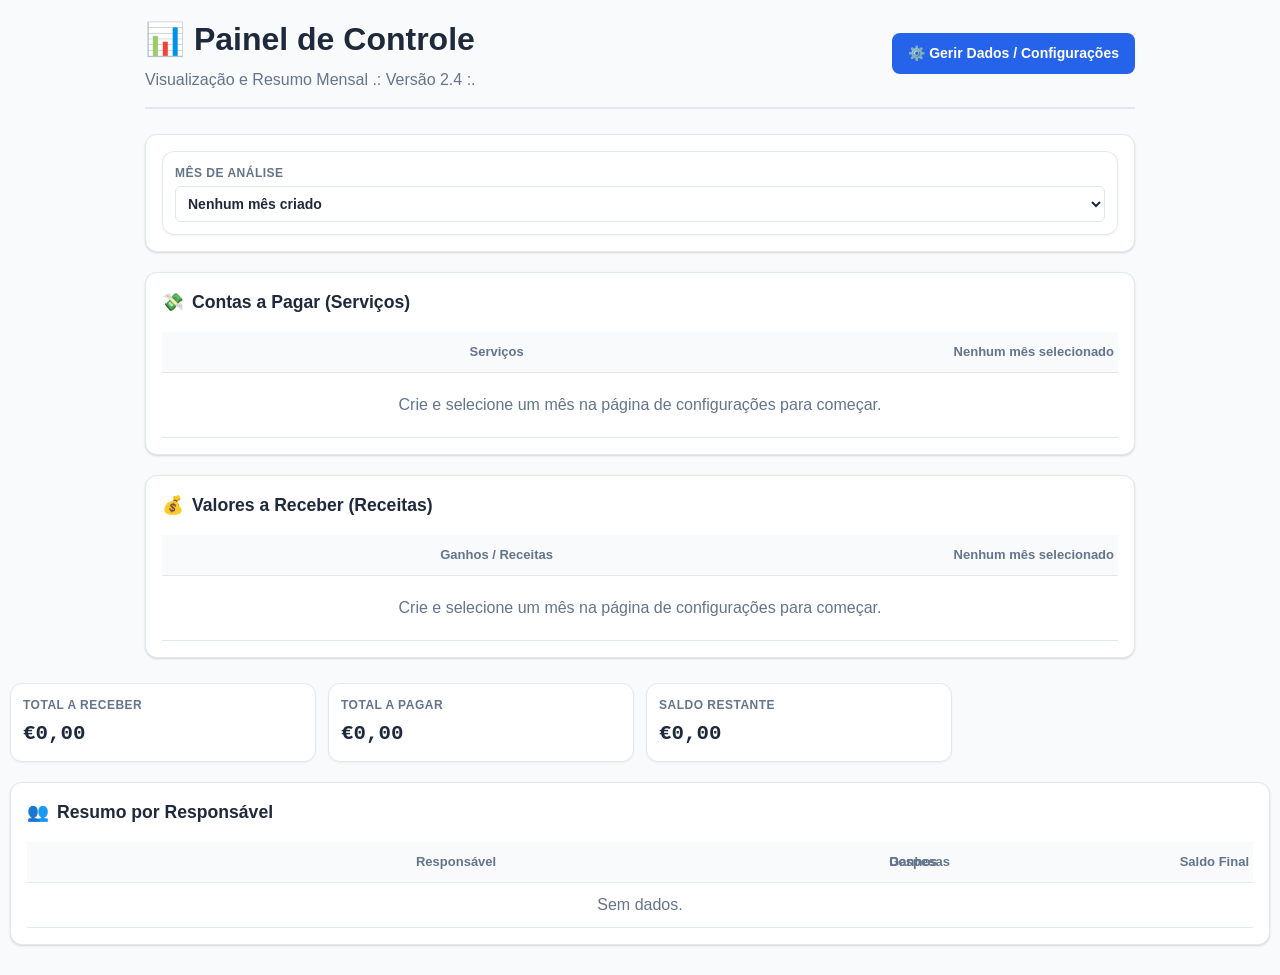
<file: index.html>
<!DOCTYPE html>
<html lang="pt-PT">
<head>
    <meta charset="UTF-8">
    <meta name="viewport" content="width=device-width, initial-scale=1.0">
    <title>Gestão Financeira</title>
    <link rel="stylesheet" href="style.css">
</head>
<body>

    <div class="container">
        <header style="display: flex; justify-content: space-between; align-items: center; margin-bottom: 25px; padding-bottom: 15px; border-bottom: 2px solid var(--border-color);">
            <div>
                <h1 style="margin: 0;">📊 Painel de Controle</h1>
                <p style="margin: 5px 0 0 0; color: #64748b;">Visualização e Resumo Mensal .: Versão 2.4 :.</p>
            </div>
            <a href="config.html" class="btn" style="background-color: var(--primary-color); text-decoration: none; display: inline-flex; align-items: center; gap: 8px;">
                ⚙️ Gerir Dados / Configurações
            </a>
        </header>
        <section class="card">
            <div class="dash-box">
                <h3>Mês de Análise</h3>
                <select id="dashboard-month-select" onchange="updateDashboard()" style="width: 100%; padding: 8px; border-radius: 6px; border: 1px solid var(--border-color); font-weight: bold;"></select>
            </div>
        </section>
 
        <section class="card">
            <div class="card-header">
                <h2><span class="icon">💸</span> Contas a Pagar (Serviços)</h2>
            </div>
            <div class="table-container">
                <table id="expenses-table">
                    <thead></thead>
                    <tbody></tbody>
                    <tfoot></tfoot>
                </table>
            </div>
        </section>

        <section class="card">
            <div class="card-header">
                <h2><span class="icon">💰</span> Valores a Receber (Receitas)</h2>
            </div>
            <div class="table-container">
                <table id="incomes-table">
                    <thead></thead>
                    <tbody></tbody>
                    <tfoot></tfoot>
                </table>
            </div>
        </section>
    </div>

       <section class="dashboard">

            <div class="dash-box">
                <h3>Total a Receber</h3>
                <div class="value total-income" id="dash-total-income">€0,00</div>
            </div>
            <div class="dash-box">
                <h3>Total a Pagar</h3>
                <div class="value total-expense" id="dash-total-expense">€0,00</div>
            </div>
            <div class="dash-box balance-box" id="dash-balance-box">
                <h3>Saldo Restante</h3>
                <div class="value" id="dash-balance-value">€0,00</div>
            </div>
        </section>

        <section class="card">
            <h2><span class="icon">👥</span> Resumo por Responsável</h2>
            <div class="table-container">
                <table id="breakdown-table">
                    <thead>
                        <tr>
                            <th>Responsável</th>
                            <th style="text-align: right;">Ganhos</th>
                            <th style="text-align: right;">Despesas</th>
                            <th style="text-align: right;">Saldo Final</th>
                        </tr>
                    </thead>
                    <tbody>
                        </tbody>
                </table>
            </div>
        </section>



    <script src="script.js"></script>
</body>
</html>
</file>
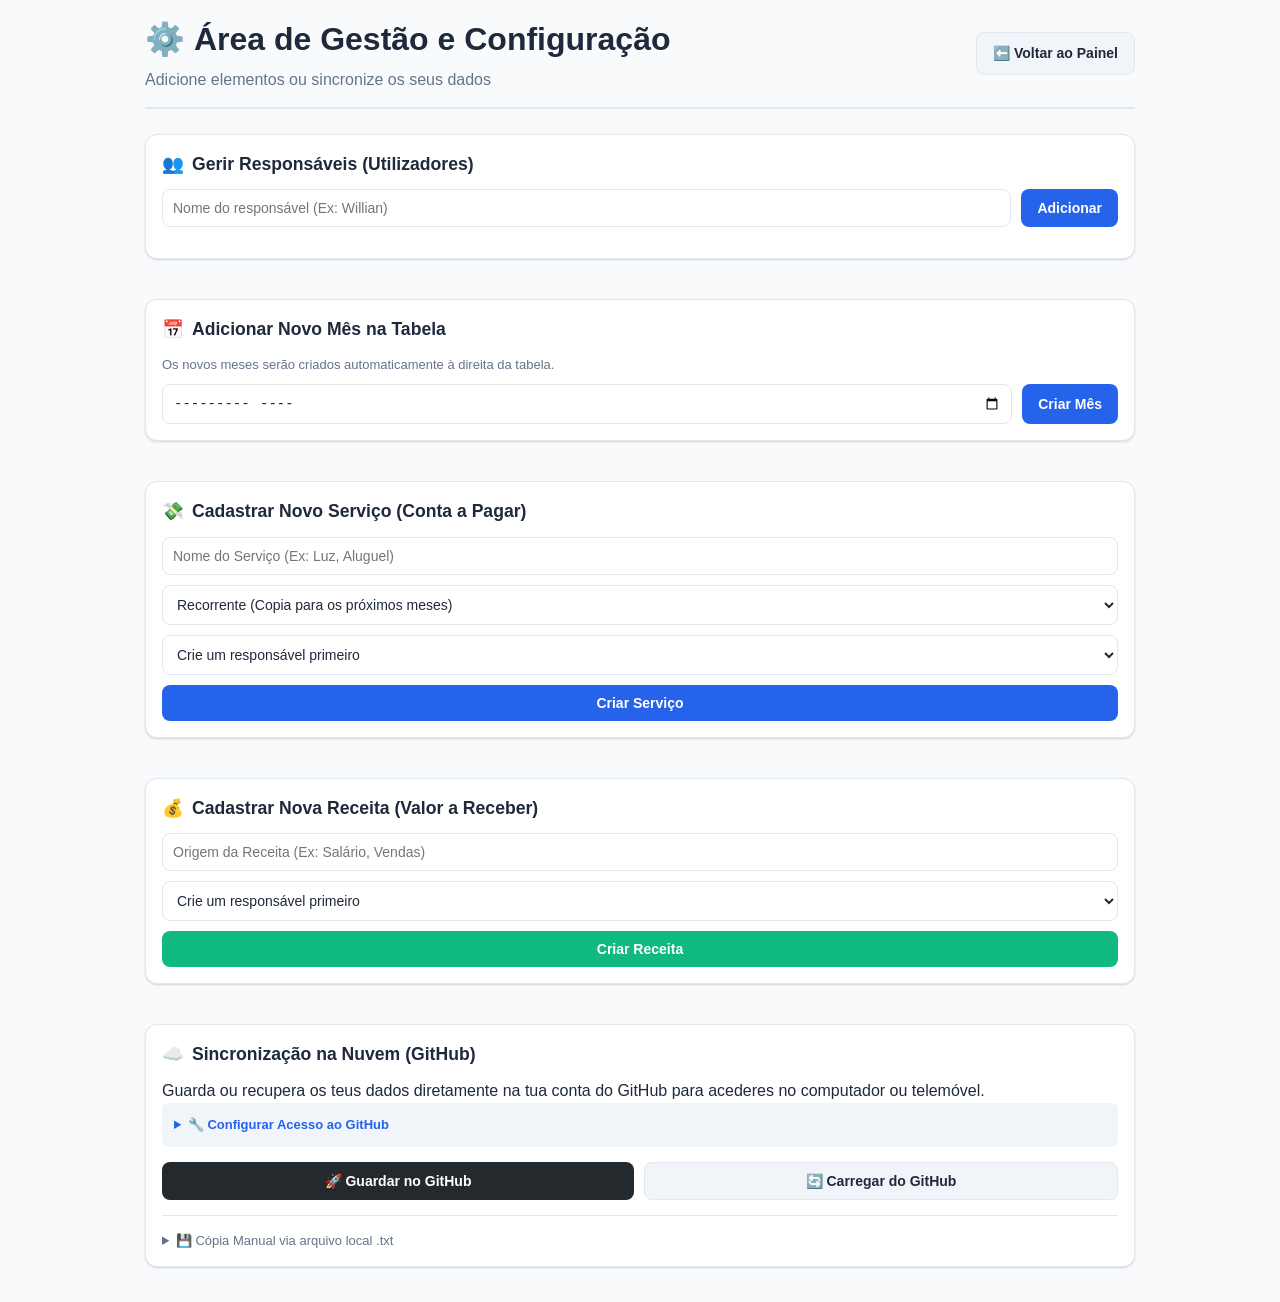
<file: config.html>
<!DOCTYPE html>
<html lang="pt-PT">
<head>
    <meta charset="UTF-8">
    <meta name="viewport" content="width=device-width, initial-scale=1.0">
    <title>Gestão Financeira - Configurações</title>
    <link rel="stylesheet" href="style.css">
</head>
<body>

    <div class="container">
        <header style="display: flex; justify-content: space-between; align-items: center; margin-bottom: 25px; padding-bottom: 15px; border-bottom: 2px solid var(--border-color);">
            <div>
                <h1 style="margin: 0;">⚙️ Área de Gestão e Configuração</h1>
                <p style="margin: 5px 0 0 0; color: #64748b;">Adicione elementos ou sincronize os seus dados</p>
            </div>
            <a href="index.html" class="btn btn-secondary" style="text-decoration: none; display: inline-flex; align-items: center; gap: 8px;">
                ⬅️ Voltar ao Painel
            </a>
        </header>

        <div style="display: grid; grid-template-columns: 1fr; gap: 20px;">
            
            <section class="card">
                <h2><span class="icon">👥</span> Gerir Responsáveis (Utilizadores)</h2>
                <div style="display: flex; gap: 10px; margin-bottom: 15px;">
                    <input type="text" id="new-user-name" placeholder="Nome do responsável (Ex: Willian)" style="flex: 1;">
                    <button class="btn" onclick="addUser()">Adicionar</button>
                </div>
                <div id="users-list" class="tags-container"></div>
            </section>

            <section class="card">
                <h2><span class="icon">📅</span> Adicionar Novo Mês na Tabela</h2>
                <p style="font-size: 13px; color: #64748b; margin-bottom: 10px;">Os novos meses serão criados automaticamente à direita da tabela.</p>
                <div style="display: flex; gap: 10px;">
                    <input type="month" id="new-month-input" style="flex: 1;">
                    <button class="btn" onclick="addMonth()">Criar Mês</button>
                </div>
            </section>

            <section class="card">
                <h2><span class="icon">💸</span> Cadastrar Novo Serviço (Conta a Pagar)</h2>
                <div style="display: flex; flex-direction: column; gap: 10px; margin-top: 10px;">
                    <input type="text" id="exp-name" placeholder="Nome do Serviço (Ex: Luz, Aluguel)">
                    
                    <select id="exp-type">
                        <option value="recorrente">Recorrente (Copia para os próximos meses)</option>
                        <option value="unico">Mês Único / Pontual</option>
                    </select>
                    
                    <select id="exp-user" class="user-dropdown-select">
                        </select>
                    
                    <button class="btn" onclick="saveNewExpenseInline()">Criar Serviço</button>
                </div>
            </section>

            <section class="card">
                <h2><span class="icon">💰</span> Cadastrar Nova Receita (Valor a Receber)</h2>
                <div style="display: flex; flex-direction: column; gap: 10px; margin-top: 10px;">
                    <input type="text" id="inc-name" placeholder="Origem da Receita (Ex: Salário, Vendas)">
                    
                    <select id="inc-user" class="user-dropdown-select">
                        </select>
                    
                    <button class="btn" style="background-color: var(--success);" onclick="saveNewIncomeInline()">Criar Receita</button>
                </div>
            </section>

            <section class="card action-card">
                <h2><span class="icon">☁️</span> Sincronização na Nuvem (GitHub)</h2>
                <p>Guarda ou recupera os teus dados diretamente na tua conta do GitHub para acederes no computador ou telemóvel.</p>
                
                <div style="background: #f1f5f9; padding: 12px; border-radius: 6px; margin-bottom: 15px; font-size: 13px;">
                    <details>
                        <summary style="cursor: pointer; font-weight: bold; color: var(--primary-color);">🔧 Configurar Acesso ao GitHub</summary>
                        <div style="display: flex; flex-direction: column; gap: 8px; margin-top: 10px;">
                            <input type="text" id="gh-user" placeholder="Teu utilizador do GitHub">
                            <input type="text" id="gh-repo" placeholder="Nome do repositório">
                            <input type="password" id="gh-token" placeholder="Teu Personal Access Token">
                            <button class="btn" onclick="saveGitHubConfig()" style="padding: 5px; font-size: 12px;">Gravar Configuração</button>
                        </div>
                    </details>
                </div>

                <div style="display: flex; gap: 10px; margin-bottom: 15px;">
                    <button class="btn" style="flex: 1; background-color: #24292e;" onclick="saveToGitHub()">🚀 Guardar no GitHub</button>
                    <button class="btn btn-secondary" style="flex: 1;" onclick="loadFromGitHub()">🔄 Carregar do GitHub</button>
                </div>
                
                <hr style="border: 0; border-top: 1px solid var(--border-color); margin: 15px 0;">

                <details>
                    <summary style="cursor: pointer; font-size: 13px; color: #64748b;">💾 Cópia Manual via arquivo local .txt</summary>
                    <div style="display: flex; flex-direction: column; gap: 10px; margin-top: 10px;">
                        <button class="btn btn-secondary" onclick="exportToTxt()">Exportar arquivo .txt</button>
                        <input type="file" id="import-file" accept=".txt" onchange="importFromTxt(event)" style="font-size: 12px;">
                    </div>
                </details>
            </section>

        </div>
    </div>

    <script src="script.js"></script>
</body>
</html>
</file>
<file: style.css>
/* ==========================================================================
   AGRUPAMENTO DE VARIÁVEIS E ESTILOS GERAIS
   ========================================================================== */
:root {
    --primary-color: #2563eb;
    --primary-hover: #1d4ed8;
    --secondary-color: #64748b;
    --secondary-hover: #475569;
    --success: #10b981;
    --danger: #ef4444;
    --background: #f8fafc;
    --card-bg: #ffffff;
    --text-color: #1e293b;
    --border-color: #e2e8f0;
}

* {
    box-sizing: border-box;
    margin: 0;
    padding: 0;
}

body {
    font-family: -apple-system, BlinkMacSystemFont, "Segoe UI", Roboto, Helvetica, Arial, sans-serif;
    background-color: var(--background);
    color: var(--text-color);
    line-height: 1.5;
    padding: 10px;
    overflow-x: hidden; /* Bloqueia de vez o scroll para os lados */
}

.container {
    max-width: 1000px;
    margin: 0 auto;
    padding: 5px;
    width: 100%;
}

/* ==========================================================================
   COMPONENTES CORE (BOTÕES, CARDS, INPUTS)
   ========================================================================== */
.card {
    background: var(--card-bg);
    border-radius: 12px;
    padding: 16px;
    margin-bottom: 20px;
    box-shadow: 0 1px 3px rgba(0, 0, 0, 0.05), 0 1px 2px rgba(0, 0, 0, 0.1);
    border: 1px solid var(--border-color);
    width: 100%;
}

.card h2 {
    font-size: 1.1rem;
    margin-bottom: 12px;
    display: flex;
    align-items: center;
    gap: 8px;
}

.btn {
    background-color: var(--primary-color);
    color: white;
    border: none;
    padding: 10px 16px;
    border-radius: 8px;
    font-weight: 600;
    cursor: pointer;
    font-size: 14px;
    transition: background 0.2s;
    text-align: center;
}

.btn:hover { background-color: var(--primary-hover); }

.btn-secondary {
    background-color: #f1f5f9;
    color: var(--text-color);
    border: 1px solid var(--border-color);
}
.btn-secondary:hover { background-color: #e2e8f0; }

input, select {
    width: 100%;
    padding: 10px;
    border: 1px solid var(--border-color);
    border-radius: 8px;
    font-size: 14px;
    background-color: #fff;
    color: var(--text-color);
}

input:focus, select:focus {
    outline: 2px solid var(--primary-color);
}

.tags-container {
    display: flex;
    flex-wrap: wrap;
    gap: 8px;
    margin-top: 10px;
}
.tag {
    background: #e2e8f0;
    padding: 6px 12px;
    border-radius: 20px;
    font-size: 13px;
    font-weight: 500;
    display: inline-flex;
    align-items: center;
    gap: 6px;
}
.tag .remove-btn {
    cursor: pointer;
    color: var(--danger);
    font-weight: bold;
}

/* ==========================================================================
   DASHBOARD RESTRUTURADO (RESPONSIVO POR PADRÃO)
   ========================================================================== */
.dashboard {
    display: grid;
    grid-template-columns: repeat(2, 1fr);
    gap: 12px;
    margin-bottom: 20px;
    width: 100%;
}

.dash-box {
    background: var(--card-bg);
    padding: 12px;
    border-radius: 12px;
    border: 1px solid var(--border-color);
    box-shadow: 0 1px 2px rgba(0,0,0,0.05);
}

.dash-box:first-child, 
.balance-box {
    grid-column: span 2;
}

.dash-box h3 {
    font-size: 12px;
    color: var(--secondary-color);
    text-transform: uppercase;
    margin-bottom: 4px;
    letter-spacing: 0.5px;
}

.dash-box .value {
    font-size: 1.3rem;
    font-weight: 700;
    font-family: monospace;
    word-break: break-all;
}

.balance-positive { background-color: #f0fdf4; border-color: #bbf7d0; color: #166534; }
.balance-negative { background-color: #fef2f2; border-color: #fecaca; color: #991b1b; }

/* ==========================================================================
   ESTILOS DE TABELA MANIFESTADOS IGUAIS À IMAGEM (ESTABILIZADOS)
   ========================================================================== */
.table-container {
    width: 100%;
    overflow-x: hidden; /* Remove de vez qualquer estouro para os lados */
}

table {
    width: 100%;
    border-collapse: collapse;
    margin-top: 5px;
    table-layout: fixed; /* Força o navegador a respeitar as larguras exatas em % */
}

/* Define que a coluna de nomes ganha 55% de espaço e a de valores ganha 45% */
th:first-child, td:first-child {
    width: 55%;
    word-wrap: break-word; /* Se o nome for muito longo, quebra a linha em vez de esticar */
}

th:last-child, td:last-child {
    width: 45%;
    text-align: right;
}

th, td {
    padding: 10px 4px; /* Otimiza o espaçamento para caber tudo em ecrãs pequenos */
    border-bottom: 1px solid var(--border-color);
    vertical-align: middle;
}

th {
    background-color: #f8fafc;
    font-weight: 600;
    font-size: 13px;
    color: var(--secondary-color);
}

.meta-info {
    display: block;
    font-size: 11px;
    color: var(--secondary-color);
    margin-top: 2px;
}

.delete-row-btn {
    background: none;
    border: none;
    cursor: pointer;
    font-size: 12px;
    margin-right: 4px;
}

.currency-input {
    text-align: right;
    font-family: monospace;
    font-weight: bold;
    width: 100%; /* Ocupa o espaço estipulado sem vazar */
    max-width: 110px; /* Impede que fique exageradamente grande */
    padding: 6px;
    display: inline-block;
}

/* ==========================================================================
   MEDIA QUERIES - APENAS AJUSTES FINOS DE ADAPTAÇÃO PARA CABEÇALHOS
   ========================================================================== */
@media (max-width: 600px) {
    /* Força o topo a quebrar em duas linhas apenas se o telemóvel for minúsculo */
    body > .container > header {
        display: flex !important;
        flex-direction: column !important;
        align-items: stretch !important;
        gap: 12px !important;
        text-align: center;
        margin-bottom: 10px;
    }
    
    body > .container > header div {
        text-align: center !important;
    }

    body > .container > header .btn {
        width: 100% !important;
        justify-content: center !important;
    }

    /* Garante que o input não faça zoom automático no iOS e telemóveis */
    .currency-input {
        font-size: 16px !important; 
        max-width: 95px !important; /* Tamanho cirúrgico para caber no telemóvel com folga */
    }
    
    th, td {
        font-size: 13px; /* Encolhe ligeiramente as letras no telemóvel para evitar quebras feias */
    }
}

/* Computador */
@media (min-width: 601px) {
    .dashboard {
        grid-template-columns: repeat(4, 1fr);
    }
    .dash-box:first-child, 
    .balance-box {
        grid-column: auto;
    }
    th:first-child, td:first-child {
        width: 70%; /* No computador o nome ganha mais destaque */
    }
    th:last-child, td:last-child {
        width: 30%;
    }
    .currency-input {
        max-width: 120px;
    }
}
</file>
